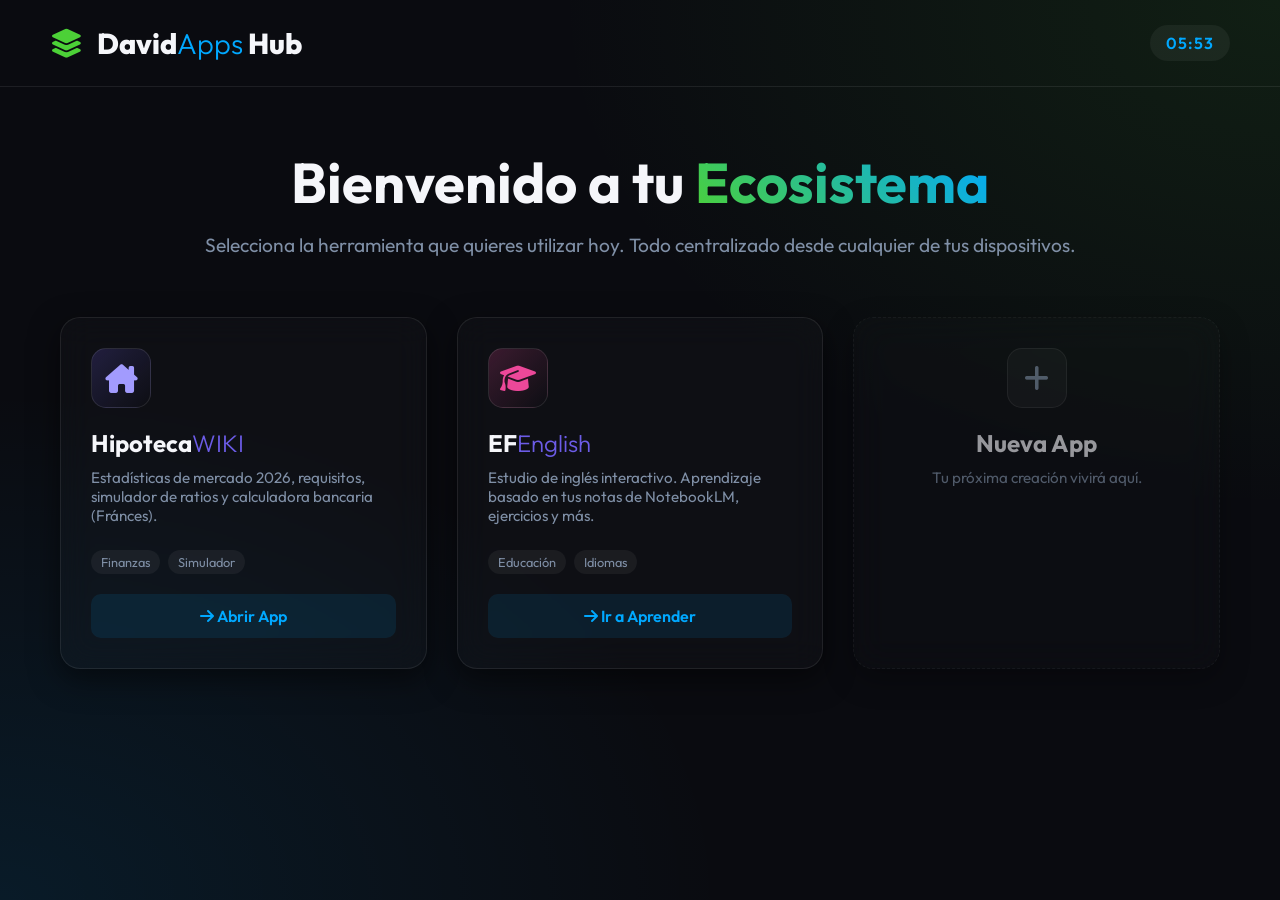
<file: index.html>
<!DOCTYPE html>
<html lang="es">

<head>
    <meta charset="UTF-8">
    <meta name="viewport" content="width=device-width, initial-scale=1.0">
    <title>David Apps - Mi Centro Neural</title>
    <link href="https://fonts.googleapis.com/css2?family=Outfit:wght@300;400;600;800&display=swap" rel="stylesheet">
    <link rel="stylesheet" href="https://cdnjs.cloudflare.com/ajax/libs/font-awesome/6.4.0/css/all.min.css">
    <link rel="stylesheet" href="styles.css">
</head>

<body>
    <header>
        <div class="logo">
            <i class="fa-solid fa-layer-group"></i> David<span>Apps</span> Hub
        </div>
        <div class="time-widget" id="clock">
            --:--
        </div>
    </header>

    <main>
        <div class="hero">
            <h1>Bienvenido a tu <span>Ecosistema</span></h1>
            <p>Selecciona la herramienta que quieres utilizar hoy. Todo centralizado desde cualquier de tus
                dispositivos.</p>
        </div>

        <div class="apps-grid">
            <!-- APP CARD: HipotecaWIKI -->
            <a href="HipotecaWIKI/index.html" class="app-card glass">
                <div class="app-icon"
                    style="background: linear-gradient(135deg, rgba(108, 92, 231, 0.2), transparent);">
                    <i class="fa-solid fa-house-chimney" style="color: #a29bfe;"></i>
                </div>
                <h3>Hipoteca<span>WIKI</span></h3>
                <p>Estadísticas de mercado 2026, requisitos, simulador de ratios y calculadora bancaria (Fránces).</p>
                <div class="app-tags">
                    <span>Finanzas</span><span>Simulador</span>
                </div>
                <div class="launch-btn"><i class="fa-solid fa-arrow-right"></i> Abrir App</div>
            </a>

            <!-- APP CARD: EF English -->
            <a href="EF_English/index.html" class="app-card glass">
                <div class="app-icon"
                    style="background: linear-gradient(135deg, rgba(236, 72, 153, 0.2), transparent);">
                    <i class="fa-solid fa-graduation-cap" style="color: #ec4899;"></i>
                </div>
                <h3>EF<span>English</span></h3>
                <p>Estudio de inglés interactivo. Aprendizaje basado en tus notas de NotebookLM, ejercicios y más.</p>
                <div class="app-tags">
                    <span>Educación</span><span>Idiomas</span>
                </div>
                <div class="launch-btn"><i class="fa-solid fa-arrow-right"></i> Ir a Aprender</div>
            </a>

            <!-- PRÓXIMA APP PLACEHOLDER -->
            <div class="app-card glass placeholder">
                <div class="app-icon" style="background: rgba(255,255,255,0.05);">
                    <i class="fa-solid fa-plus" style="color: var(--text-muted);"></i>
                </div>
                <h3>Nueva App</h3>
                <p>Tu próxima creación vivirá aquí.</p>
            </div>
        </div>
    </main>

    <script>
        // Reloj en tiempo real
        function updateClock() {
            const now = new Date();
            document.getElementById('clock').textContent = now.toLocaleTimeString('es-ES', { hour: '2-digit', minute: '2-digit' });
        }
        setInterval(updateClock, 1000);
        updateClock();
    </script>
</body>

</html>
</file>
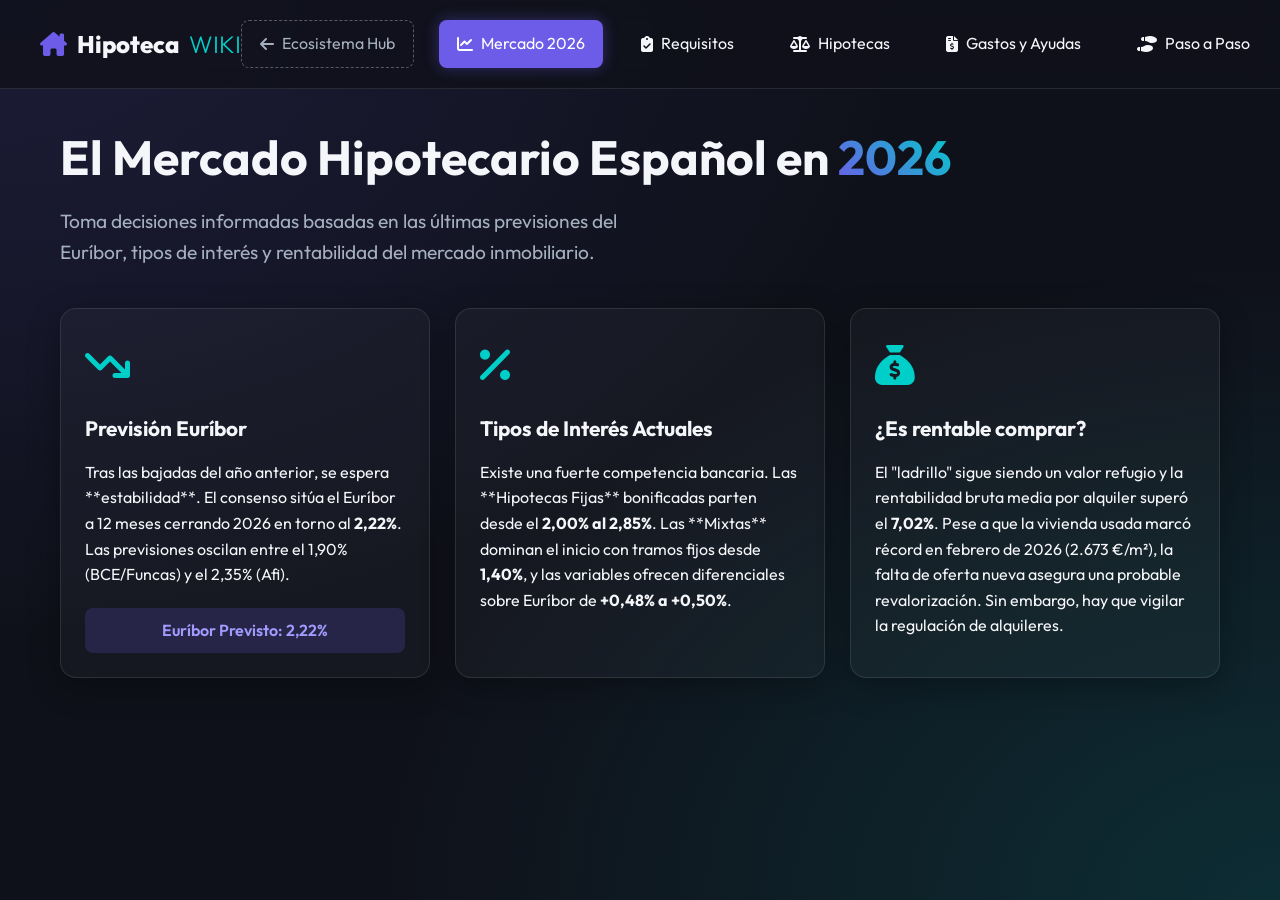
<file: HipotecaWIKI/index.html>
<!DOCTYPE html>
<html lang="es">

<head>
    <meta charset="UTF-8">
    <meta name="viewport" content="width=device-width, initial-scale=1.0">
    <title>HipotecaWIKI - Tu Guía Hipotecaria en España 2026</title>
    <link href="https://fonts.googleapis.com/css2?family=Outfit:wght@300;400;600;800&display=swap" rel="stylesheet">
    <link rel="stylesheet" href="https://cdnjs.cloudflare.com/ajax/libs/font-awesome/6.4.0/css/all.min.css">
    <link rel="stylesheet" href="styles.css">
</head>

<body>
    <header>
        <div class="logo">
            <i class="fa-solid fa-house-chimney"></i> Hipoteca<span>WIKI</span>
        </div>
        <nav>
            <ul>
                <li onclick="window.location.href='../index.html'" style="border: 1px dashed rgba(255,255,255,0.3); margin-right: 5px; color: var(--text-muted);"><i class="fa-solid fa-arrow-left"></i> Ecosistema Hub</li>
                <li class="active" data-tab="mercado"><i class="fa-solid fa-chart-line"></i> Mercado 2026</li>
                <li data-tab="requisitos"><i class="fa-solid fa-clipboard-check"></i> Requisitos</li>
                <li data-tab="tipos"><i class="fa-solid fa-scale-balanced"></i> Hipotecas</li>
                <li data-tab="gastos"><i class="fa-solid fa-file-invoice-dollar"></i> Gastos y Ayudas</li>
                <li data-tab="pasos"><i class="fa-solid fa-shoe-prints"></i> Paso a Paso</li>
                <li data-tab="calculadora" class="highlight"><i class="fa-solid fa-calculator"></i> Calculadora</li>
            </ul>
        </nav>
    </header>

    <main>
        <!-- Sección 1: Mercado 2026 -->
        <section id="mercado" class="tab-content active">
            <div class="hero">
                <h1>El Mercado Hipotecario Español en <span>2026</span></h1>
                <p>Toma decisiones informadas basadas en las últimas previsiones del Euríbor, tipos de interés y
                    rentabilidad del mercado inmobiliario.</p>
            </div>

            <div class="cards-grid">
                <div class="card glass">
                    <div class="card-icon"><i class="fa-solid fa-arrow-trend-down"></i></div>
                    <h3>Previsión Euríbor</h3>
                    <p>Tras las bajadas del año anterior, se espera **estabilidad**. El consenso sitúa el Euríbor a 12
                        meses cerrando 2026 en torno al <strong>2,22%</strong>. Las previsiones oscilan entre el 1,90%
                        (BCE/Funcas) y el 2,35% (Afi).</p>
                    <div class="stat">Euríbor Previsto: 2,22%</div>
                </div>
                <div class="card glass">
                    <div class="card-icon"><i class="fa-solid fa-percent"></i></div>
                    <h3>Tipos de Interés Actuales</h3>
                    <p>Existe una fuerte competencia bancaria. Las **Hipotecas Fijas** bonificadas parten desde el
                        <strong>2,00% al 2,85%</strong>. Las **Mixtas** dominan el inicio con tramos fijos desde
                        <strong>1,40%</strong>, y las variables ofrecen diferenciales sobre Euríbor de <strong>+0,48% a
                            +0,50%</strong>.
                    </p>
                </div>
                <div class="card glass">
                    <div class="card-icon"><i class="fa-solid fa-sack-dollar"></i></div>
                    <h3>¿Es rentable comprar?</h3>
                    <p>El "ladrillo" sigue siendo un valor refugio y la rentabilidad bruta media por alquiler superó el
                        <strong>7,02%</strong>. Pese a que la vivienda usada marcó récord en febrero de 2026 (2.673
                        €/m²), la falta de oferta nueva asegura una probable revalorización. Sin embargo, hay que
                        vigilar la regulación de alquileres.
                    </p>
                </div>
            </div>
        </section>

        <!-- Sección 2: Requisitos -->
        <section id="requisitos" class="tab-content">
            <h2><i class="fa-solid fa-clipboard-check"></i> Requisitos y Preparación</h2>
            <div class="content-split">
                <div class="text-content glass">
                    <h3>Perfil del Cliente Ideal</h3>
                    <ul class="checklist">
                        <li><i class="fa-solid fa-check"></i> <strong>Estabilidad Laboral:</strong> Contrato indefinido
                            (mínimo 6 meses - 2 años de antigüedad). Sectores como tecnología, sanidad o función pública
                            son muy valorados.</li>
                        <li><i class="fa-solid fa-check"></i> <strong>Solvencia impecable:</strong> Sin inclusión en
                            ficheros de morosos (ASNEF, CIRBE limpio).</li>
                        <li><i class="fa-solid fa-check"></i> <strong>Ahorro Automático:</strong> Los bancos (usando
                            "scoring" digital) valoran un patrón de ahorro mensual.</li>
                        <li><i class="fa-solid fa-check"></i> <strong>Edad Límite:</strong> Edad + plazo de la hipoteca
                            no suele superar los 75 años.</li>
                        <li><i class="fa-solid fa-check"></i> <strong>Límite de Endeudamiento:</strong> La "Ratio de
                            Esfuerzo" (cuota hipoteca + otras deudas) no debe superar el <strong>30-35%</strong> de tus
                            ingresos netos mensuales.</li>
                    </ul>

                    <h3>Documentos que te pedirá el banco</h3>
                    <div class="tags">
                        <span>DNI/NIE</span> <span>Vida Laboral</span> <span>IRPF</span> <span>Últimas 3 Nóminas</span>
                        <span>Extracto bancario (3-6 meses)</span> <span>Nota Simple Vivienda</span> <span>Certificado
                            Energético</span>
                    </div>
                </div>
                <div class="visual-content glass">
                    <h3>Regla del 20% + 10%</h3>
                    <p>En España, por ley de protección crediticia, el banco suele financiar un máximo del <strong>80%
                            del valor de tasación/compraventa</strong>.</p>
                    <div class="progress-chart">
                        <div class="bar bank" style="width: 80%;">Banco (80%)</div>
                        <div class="bar saving-1" style="width: 20%;">Entrada (20%)</div>
                    </div>
                    <div style="position: relative; margin-bottom: 15px;" class="mt-2">
                        <div class="progress-chart" style="margin-bottom: 0;">
                            <div class="bar saving-2" style="width: 12%;"></div>
                        </div>
                        <span
                            style="position: absolute; left: 14%; top: 50%; transform: translateY(-50%); font-size: 0.85rem; white-space: nowrap; font-weight: bold; color: var(--text-main);">←
                            Tus ahorros para gastos (10-15%)</span>
                    </div>
                    <p class="mt-2 text-sm">Necesitas tener ahorrado aprox. <strong>30-35%</strong> del valor del
                        inmueble, a menos que optes por un Aval ICO o ayudas autonómicas.</p>
                </div>
            </div>
        </section>

        <!-- Sección 3: Tipos de Hipoteca -->
        <section id="tipos" class="tab-content">
            <h2><i class="fa-solid fa-scale-balanced"></i> Comparativa de Hipotecas (2026)</h2>
            <div class="cards-grid">
                <div class="card glass pricing">
                    <h3>Hipoteca Fija</h3>
                    <div class="price">2,00% - 2,85% <span>TIN (aprox)</span></div>
                    <ul class="features">
                        <li><i class="fa-regular fa-circle-check"></i> <strong>Seguridad total:</strong> cuota
                            invariable.</li>
                        <li><i class="fa-regular fa-circle-check"></i> <strong>Paz mental</strong> ante fluctuaciones
                            del Euríbor.</li>
                        <li class="negative"><i class="fa-regular fa-circle-xmark"></i> Coste inicial mayor que las
                            variables.</li>
                        <li class="negative"><i class="fa-regular fa-circle-xmark"></i> Comisiones por cancelación más
                            caras (hasta 2%).</li>
                    </ul>
                </div>
                <div class="card glass pricing recommended">
                    <div class="badge">Tendencia 2026</div>
                    <h3>Hipoteca Mixta</h3>
                    <div class="price">Desde 1,40% <span>Fijo Inicial (3-10a)</span></div>
                    <ul class="features">
                        <li><i class="fa-regular fa-circle-check"></i> <strong>Cuota reducida</strong> los primeros
                            años.</li>
                        <li><i class="fa-regular fa-circle-check"></i> Protege en fase de mayores intereses.</li>
                        <li class="warning"><i class="fa-solid fa-triangle-exclamation"></i> Incertidumbre tras periodo
                            fijo.</li>
                        <li class="warning"><i class="fa-solid fa-triangle-exclamation"></i> Transición a Euríbor +
                            diferencial.</li>
                    </ul>
                </div>
                <div class="card glass pricing">
                    <h3>Hipoteca Variable</h3>
                    <div class="price">Euríbor + <span>0,48%</span></div>
                    <ul class="features">
                        <li><i class="fa-regular fa-circle-check"></i> <strong>Potencial de ahorro</strong> si el
                            Euríbor baja.</li>
                        <li><i class="fa-regular fa-circle-check"></i> Menores comisiones de amortización.</li>
                        <li class="negative"><i class="fa-regular fa-circle-xmark"></i> Riesgo alto si el Euríbor vuelve
                            a subir.</li>
                        <li class="negative"><i class="fa-regular fa-circle-xmark"></i> Requiere capacidad para tolerar
                            variaciones.</li>
                    </ul>
                </div>
            </div>
        </section>

        <!-- Sección 4: Gastos y Ayudas -->
        <section id="gastos" class="tab-content">
            <h2><i class="fa-solid fa-file-invoice-dollar"></i> Gastos de Compraventa y Ayudas</h2>
            <div class="content-split">
                <div class="gastos-list glass">
                    <h3>Gastos a Pagar (10% - 12%)</h3>
                    <ul class="expenses">
                        <li>
                            <div class="expense-name">Impuestos (Segunda mano: ITP | Nueva: IVA)</div>
                            <div class="expense-val">ITP: 6-11% | IVA: 10%</div>
                        </li>
                        <li>
                            <div class="expense-name">Notaría (Según aranceles)</div>
                            <div class="expense-val">0,2% - 0,5% (450€ - 1.200€)</div>
                        </li>
                        <li>
                            <div class="expense-name">Registro de la Propiedad</div>
                            <div class="expense-val">0,1% - 0,25% (250€ - 900€)</div>
                        </li>
                        <li>
                            <div class="expense-name">Gestoría (Tramitación)</div>
                            <div class="expense-val">300€ - 600€</div>
                        </li>
                        <li>
                            <div class="expense-name">Tasación del Inmueble (Obligatorio)</div>
                            <div class="expense-val">250€ - 600€</div>
                        </li>
                    </ul>
                    <p class="text-sm mt-2">* El <strong>IAJD</strong> (Impuesto de Actos Jurídicos Documentados) de la
                        hipoteca lo paga el banco por ley.</p>
                </div>
                <div class="ayudas-list glass">
                    <h3>Ayudas Estatales y Autonómicas</h3>
                    <div class="ayuda-item">
                        <h4>Avales ICO (20% - 25%)</h4>
                        <p>El Estado avala el 20% (hasta 25% si es muy eficiente) permitiendo bancos financiar el 100%.
                            Para <35 años y familias (Ingresos < 37.800€).</p>
                    </div>
                    <div class="ayuda-item">
                        <h4>Ayudas Zonas Rurales</h4>
                        <p>Subvenciones hasta 10.800€ para menores de 35 que compren en municipios de menos de 10.000
                            habitantes.</p>
                    </div>
                    <div class="ayuda-item">
                        <h4>Planes Autonómicos</h4>
                        <p><strong>Madrid:</strong> 'Mi Primera Vivienda' (hasta 100% financiacion).
                            <strong>Cataluña:</strong> Préstamo ICF de 50.000€ al 0% a devolver tras hipoteca.
                            <strong>Galicia:</strong> Deducciones de ITP.
                        </p>
                    </div>
                </div>
            </div>
        </section>

        <!-- Sección 5: Paso a Paso -->
        <section id="pasos" class="tab-content">
            <h2><i class="fa-solid fa-shoe-prints"></i> Proceso Paso a Paso y Documentación</h2>
            <div class="timeline glass">

                <div class="timeline-item">
                    <div class="timeline-dot"><i class="fa-solid fa-1"></i></div>
                    <div class="timeline-content">
                        <h3>1. Análisis de Solvencia (Scoring)</h3>
                        <p>El banco evalúa tu perfil de riesgo analizando tu nómina, hábitos de ahorro y deudas vigentes
                            buscando que tu cuota no sume más del 30-35% de ingresos.</p>
                        <div class="docs-required">
                            <strong><i class="fa-solid fa-folder-open"></i> Documentos del titular:</strong> DNI/NIE,
                            Vida Laboral, última declaración de IRPF, 3 últimas nóminas y contrato (asalariados) o
                            modelos fiscales (autónomos), y movimientos bancarios recientes (3 a 6 meses).
                        </div>
                    </div>
                </div>

                <div class="timeline-item">
                    <div class="timeline-dot"><i class="fa-solid fa-2"></i></div>
                    <div class="timeline-content">
                        <h3>2. Reserva y Comprobación Registral</h3>
                        <p>Se verifica la legalidad del inmueble y se firma la reserva (arras).</p>
                        <div class="docs-required">
                            <strong><i class="fa-solid fa-folder-open"></i> Documentos del inmueble:</strong> Nota
                            Simple Informativa (Registro), Contrato de Arras firmado y Certificado de Eficiencia
                            Energética.
                        </div>
                    </div>
                </div>

                <div class="timeline-item">
                    <div class="timeline-dot"><i class="fa-solid fa-3"></i></div>
                    <div class="timeline-content">
                        <h3>3. Solicitud Formal y Tasación</h3>
                        <p>Una tasadora externa determina el valor objetivo del inmueble. Si cumples requisitos, aquí
                            puedes solicitar los Avales ICO para financiar hasta el 100%.</p>
                        <div class="docs-required">
                            <strong><i class="fa-solid fa-folder-open"></i> Documentos extra (Ayudas):</strong>
                            Certificado de Empadronamiento y Certificado de No Propiedad.
                        </div>
                        <div class="docs-received">
                            <strong><i class="fa-solid fa-envelope-open-text"></i> El banco te entrega:</strong> FEIN
                            (condiciones finales vinculantes) y FiAE (advertencias legales).
                        </div>
                    </div>
                </div>

                <div class="timeline-item">
                    <div class="timeline-dot"><i class="fa-solid fa-4"></i></div>
                    <div class="timeline-content">
                        <h3>4. Firma ante Notario y Registro</h3>
                        <p>Se firma la escritura de compraventa y del préstamo hipotecario, pagando los impuestos (ITP o
                            IVA, Notaría, Gestoría).</p>
                        <div class="docs-received">
                            <strong><i class="fa-solid fa-building-columns"></i> Documentos finales:</strong> Escritura
                            Pública de Compraventa e Inscripción en el Registro de la Propiedad.
                        </div>
                    </div>
                </div>

            </div>
        </section>

        <!-- Sección 6: Calculadora -->
        <section id="calculadora" class="tab-content">
            <h2><i class="fa-solid fa-calculator"></i> Calculadora Inteligente de Hipoteca</h2>
            <div class="calculadora-container glass">
                <div class="calc-inputs">
                    <div class="form-group">
                        <label>Precio de la Vivienda (€)</label>
                        <input type="number" id="calc-precio" value="250000" step="5000">
                    </div>
                    <div class="form-group">
                        <label>Ahorros Disponibles (€)</label>
                        <input type="number" id="calc-ahorros" value="75000" step="1000">
                    </div>
                    <div class="form-group">
                        <label>Plazo Hipoteca (Años)</label>
                        <input type="range" id="calc-plazo-slider" min="10" max="40" value="30">
                        <span id="calc-plazo-display">30 años</span>
                    </div>
                    <div class="form-group">
                        <label>Tipo de Interés Anual (TIN %)</label>
                        <input type="number" id="calc-tipo" value="2.50" step="0.1">
                    </div>
                    <div class="form-group">
                        <label>Impuestos Compra (ITP/IVA %)</label>
                        <input type="number" id="calc-itp" value="10" step="0.5">
                    </div>
                    <div class="form-group">
                        <label>Tus Ingresos Netos Mensuales (€)</label>
                        <input type="number" id="calc-ingresos" value="2800" step="100">
                    </div>
                    <div class="form-group"
                        style="flex-direction:row; align-items:center; gap:10px; margin-top:5px; background: rgba(0, 184, 148, 0.1); padding: 10px; border-radius: 8px; border: 1px solid rgba(0, 184, 148, 0.3);">
                        <input type="checkbox" id="calc-ico"
                            style="width:20px; height:20px; accent-color: var(--success);"
                            onchange="calcularHipoteca()">
                        <label style="color:white; font-weight:600; cursor:pointer;" for="calc-ico">Aplicar Aval ICO
                            (100% Financiación)</label>
                    </div>
                    <button class="btn-primary" onclick="calcularHipoteca()">Calcular Simulación</button>
                </div>
                <div class="calc-results">
                    <h3>Resultados de la Simulación</h3>

                    <div class="result-box glow">
                        <p>Cuota Mensual Estimada</p>
                        <h2 id="res-cuota">-- € / mes</h2>
                    </div>

                    <div class="result-details">
                        <div class="detail-row">
                            <span>Importe a Financiar (Hipoteca)</span>
                            <span id="res-prestamo" class="bold">-- €</span>
                        </div>
                        <div class="detail-row">
                            <span>Gastos de Compraventa e Impuestos (Aprox)</span>
                            <span id="res-gastos" class="bold text-orange">-- €</span>
                        </div>
                        <div class="detail-row">
                            <span>Ahorro Necesario (Entrada + Gastos)</span>
                            <span id="res-ahorro-nec" class="bold">-- €</span>
                        </div>
                        <div class="detail-row" id="ahorro-warning"
                            style="color:var(--danger); display:none; margin-top:5px; font-size:0.85rem;">
                            <i class="fa-solid fa-triangle-exclamation"></i> Tus ahorros actuales no cubren Entrada +
                            Gastos.
                        </div>
                    </div>

                    <div class="ratio-esfuerzo mt-2">
                        <h4>Ratio de Esfuerzo</h4>
                        <div class="progress-chart">
                            <div id="bar-esfuerzo" class="bar success" style="width: 0%;">0%</div>
                        </div>
                        <p id="res-esfuerzo-text" class="text-sm mt-1">El banco recomienda no superar el 30-35%.</p>
                    </div>

                    <div class="save-actions mt-2" style="display:flex; gap:10px; margin-top:25px;">
                        <input type="text" id="calc-save-name" placeholder="Guardar cálculo como... (Ej: Piso Madrid)"
                            style="flex:1; padding:10px; border-radius:8px; border:1px solid var(--border-glass); background:rgba(0,0,0,0.3); color:white; font-family:'Outfit', sans-serif;">
                        <button class="btn-primary" style="margin-top:0;" onclick="guardarSimulacion()"><i
                                class="fa-solid fa-floppy-disk"></i> Guardar</button>
                    </div>

                </div>
            </div>

            <div id="saved-sims-container" class="mt-2" style="display:none; margin-top: 40px;">
                <h2><i class="fa-solid fa-bookmark"></i> Simulaciones Guardadas</h2>
                <div class="cards-grid" id="saved-sims-list"></div>
            </div>

        </section>

    </main>

    <script src="script.js"></script>
</body>

</html>
</file>
<file: styles.css>
:root {
    --bg-dark: #0a0b10;
    --bg-panel: rgba(255, 255, 255, 0.02);
    --border-glass: rgba(255, 255, 255, 0.08);
    --primary: #4cd137;
    --secondary: #00a8ff;
    --text-main: #f5f6fa;
    --text-muted: #7f8fa6;
}

* {
    margin: 0;
    padding: 0;
    box-sizing: border-box;
}

body {
    font-family: 'Outfit', sans-serif;
    background-color: var(--bg-dark);
    color: var(--text-main);
    min-height: 100vh;
    background-image:
        radial-gradient(at 100% 0%, rgba(76, 209, 55, 0.1) 0px, transparent 40%),
        radial-gradient(at 0% 100%, rgba(0, 168, 255, 0.1) 0px, transparent 40%);
    background-attachment: fixed;
}

.glass {
    background: var(--bg-panel);
    backdrop-filter: blur(16px);
    -webkit-backdrop-filter: blur(16px);
    border: 1px solid var(--border-glass);
    border-radius: 20px;
    padding: 30px;
    box-shadow: 0 10px 30px rgba(0, 0, 0, 0.5);
    transition: all 0.4s ease;
}

header {
    display: flex;
    justify-content: space-between;
    align-items: center;
    padding: 25px 50px;
    border-bottom: 1px solid var(--border-glass);
}

.logo {
    font-size: 1.8rem;
    font-weight: 800;
}

.logo span {
    color: var(--secondary);
    font-weight: 300;
}

.logo i {
    color: var(--primary);
    margin-right: 10px;
}

.time-widget {
    background: rgba(255, 255, 255, 0.05);
    padding: 8px 16px;
    border-radius: 30px;
    font-weight: 600;
    letter-spacing: 1px;
    color: var(--secondary);
}

main {
    max-width: 1200px;
    margin: 60px auto;
    padding: 0 20px;
}

.hero {
    text-align: center;
    margin-bottom: 60px;
}

.hero h1 {
    font-size: 3.5rem;
    margin-bottom: 15px;
}

.hero h1 span {
    background: linear-gradient(45deg, var(--primary), var(--secondary));
    -webkit-background-clip: text;
    background-clip: text;
    -webkit-text-fill-color: transparent;
}

.hero p {
    font-size: 1.2rem;
    color: var(--text-muted);
}

.apps-grid {
    display: grid;
    grid-template-columns: repeat(auto-fill, minmax(320px, 1fr));
    gap: 30px;
}

.app-card {
    display: flex;
    flex-direction: column;
    text-decoration: none;
    color: var(--text-main);
    position: relative;
    overflow: hidden;
}

.app-card:hover {
    transform: translateY(-8px);
    border-color: var(--secondary);
    box-shadow: 0 15px 40px rgba(0, 168, 255, 0.15);
}

.app-icon {
    width: 60px;
    height: 60px;
    border-radius: 15px;
    display: flex;
    align-items: center;
    justify-content: center;
    font-size: 1.8rem;
    margin-bottom: 20px;
    border: 1px solid rgba(255, 255, 255, 0.1);
}

.app-card h3 {
    font-size: 1.5rem;
    margin-bottom: 10px;
}

.app-card h3 span {
    color: #6c5ce7;
    font-weight: 300;
}

.app-card p {
    color: var(--text-muted);
    font-size: 0.95rem;
    margin-bottom: 25px;
    flex-grow: 1;
}

.app-tags {
    display: flex;
    gap: 8px;
    margin-bottom: 20px;
}

.app-tags span {
    background: rgba(255, 255, 255, 0.05);
    padding: 4px 10px;
    border-radius: 12px;
    font-size: 0.8rem;
    color: var(--text-muted);
}

.launch-btn {
    background: rgba(0, 168, 255, 0.1);
    color: var(--secondary);
    padding: 12px;
    border-radius: 10px;
    text-align: center;
    font-weight: 600;
    transition: background 0.3s;
}

.app-card:hover .launch-btn {
    background: var(--secondary);
    color: #000;
}

.app-card.placeholder {
    border: 1px dashed var(--border-glass);
    justify-content: center;
    align-items: center;
    text-align: center;
    opacity: 0.6;
    cursor: default;
}

.app-card.placeholder:hover {
    transform: none;
    border-color: var(--border-glass);
    box-shadow: none;
}
</file>
<file: HipotecaWIKI/styles.css>
:root {
    --bg-dark: #0f111a;
    --bg-panel: rgba(255, 255, 255, 0.03);
    --border-glass: rgba(255, 255, 255, 0.1);
    --primary: #6c5ce7;
    --primary-glow: rgba(108, 92, 231, 0.4);
    --secondary: #00cec9;
    --text-main: #f5f6fa;
    --text-muted: #a4b0be;
    --danger: #ff7675;
    --success: #00b894;
    --warning: #fdcb6e;
}

* {
    margin: 0;
    padding: 0;
    box-sizing: border-box;
}

body {
    font-family: 'Outfit', sans-serif;
    background-color: var(--bg-dark);
    color: var(--text-main);
    line-height: 1.6;
    overflow-x: hidden;
    background-image:
        radial-gradient(at 0% 0%, rgba(108, 92, 231, 0.15) 0px, transparent 50%),
        radial-gradient(at 100% 100%, rgba(0, 206, 201, 0.15) 0px, transparent 50%);
    background-attachment: fixed;
}

/* Glassmorphism utility */
.glass {
    background: var(--bg-panel);
    backdrop-filter: blur(12px);
    -webkit-backdrop-filter: blur(12px);
    border: 1px solid var(--border-glass);
    border-radius: 16px;
    padding: 24px;
    box-shadow: 0 8px 32px 0 rgba(0, 0, 0, 0.3);
}

.mt-1 {
    margin-top: 10px;
}

.mt-2 {
    margin-top: 20px;
}

.text-sm {
    font-size: 0.85rem;
    color: var(--text-muted);
}

.bold {
    font-weight: 600;
}

.text-orange {
    color: var(--warning);
}

header {
    display: flex;
    justify-content: space-between;
    align-items: center;
    padding: 20px 40px;
    border-bottom: 1px solid var(--border-glass);
    background: rgba(15, 17, 26, 0.8);
    position: sticky;
    top: 0;
    z-index: 100;
    backdrop-filter: blur(10px);
}

.logo {
    font-size: 1.5rem;
    font-weight: 800;
    color: var(--text-main);
    display: flex;
    align-items: center;
    gap: 10px;
}

.logo i {
    color: var(--primary);
}

.logo span {
    color: var(--secondary);
    font-weight: 300;
}

nav ul {
    list-style: none;
    display: flex;
    gap: 20px;
}

nav li {
    padding: 10px 18px;
    border-radius: 8px;
    cursor: pointer;
    font-weight: 400;
    transition: all 0.3s ease;
    display: flex;
    align-items: center;
    gap: 8px;
    white-space: nowrap;
}

nav li:hover {
    background: rgba(255, 255, 255, 0.05);
}

nav li.active {
    background: var(--primary);
    color: white;
    box-shadow: 0 0 15px var(--primary-glow);
}

nav li.highlight {
    border: 1px solid var(--secondary);
    color: var(--secondary);
}

nav li.highlight.active {
    background: var(--secondary);
    color: var(--bg-dark);
    box-shadow: 0 0 15px rgba(0, 206, 201, 0.4);
}

main {
    max-width: 1200px;
    margin: 40px auto;
    padding: 0 20px;
    min-height: 80vh;
}

.tab-content {
    display: none;
    animation: fadeIn 0.4s ease-out forwards;
}

.tab-content.active {
    display: block;
}

@keyframes fadeIn {
    from {
        opacity: 0;
        transform: translateY(10px);
    }

    to {
        opacity: 1;
        transform: translateY(0);
    }
}

h1 {
    font-size: 3rem;
    line-height: 1.2;
    margin-bottom: 20px;
}

h1 span {
    background: -webkit-linear-gradient(45deg, var(--primary), var(--secondary));
    -webkit-background-clip: text;
    background-clip: text;
    -webkit-text-fill-color: transparent;
}

.hero p {
    font-size: 1.2rem;
    color: var(--text-muted);
    max-width: 600px;
    margin-bottom: 40px;
}

h2 {
    font-size: 2rem;
    margin-bottom: 25px;
    display: flex;
    align-items: center;
    gap: 12px;
    color: var(--secondary);
}

.cards-grid {
    display: grid;
    grid-template-columns: repeat(auto-fit, minmax(300px, 1fr));
    gap: 25px;
}

.card {
    transition: transform 0.3s ease, border-color 0.3s ease;
}

.card:hover {
    transform: translateY(-5px);
    border-color: var(--primary);
}

.card-icon {
    font-size: 2.5rem;
    color: var(--secondary);
    margin-bottom: 15px;
}

.card h3 {
    margin-bottom: 15px;
    font-size: 1.3rem;
}

.stat {
    margin-top: 20px;
    padding: 10px;
    background: rgba(108, 92, 231, 0.2);
    border-radius: 8px;
    text-align: center;
    font-weight: 600;
    color: #a29bfe;
}


/* Requisitos & Gastos Splits */
.content-split {
    display: grid;
    grid-template-columns: 1fr 1fr;
    gap: 25px;
}

.checklist {
    list-style: none;
    margin-bottom: 20px;
}

.checklist li {
    margin-bottom: 12px;
    padding-left: 25px;
    position: relative;
}

.checklist i {
    position: absolute;
    left: 0;
    top: 4px;
    color: var(--success);
}

.tags {
    display: flex;
    flex-wrap: wrap;
    gap: 10px;
}

.tags span {
    background: rgba(255, 255, 255, 0.1);
    padding: 6px 12px;
    border-radius: 20px;
    font-size: 0.9rem;
    border: 1px solid rgba(255, 255, 255, 0.2);
}

.progress-chart {
    height: 24px;
    background: rgba(0, 0, 0, 0.4);
    border-radius: 12px;
    display: flex;
    overflow: hidden;
    margin-bottom: 15px;
}

.bar {
    height: 100%;
    display: flex;
    align-items: center;
    justify-content: center;
    font-size: 0.8rem;
    font-weight: 600;
    color: white;
    transition: width 0.5s ease;
}

.bar.bank {
    background: var(--primary);
}

.bar.saving-1 {
    background: var(--secondary);
}

.bar.saving-2 {
    background: var(--warning);
    color: #000;
}

.bar.success {
    background: var(--success);
}

.bar.danger {
    background: var(--danger);
}

/* Pricing / Hipotecas */
.card.pricing {
    position: relative;
    display: flex;
    flex-direction: column;
}

.card.pricing.recommended {
    border-color: var(--secondary);
}

.badge {
    position: absolute;
    top: -12px;
    right: 20px;
    background: var(--secondary);
    color: #000;
    padding: 4px 12px;
    border-radius: 12px;
    font-weight: 800;
    font-size: 0.8rem;
}

.price {
    font-size: 2rem;
    font-weight: 800;
    margin: 15px 0;
    color: var(--primary);
}

.price span {
    font-size: 1rem;
    font-weight: 400;
    color: var(--text-muted);
}

.features {
    list-style: none;
    flex: 1;
}

.features li {
    margin-bottom: 10px;
    font-size: 0.95rem;
    display: flex;
    gap: 10px;
}

.features li i {
    color: var(--success);
    margin-top: 4px;
}

.features li.negative i {
    color: var(--danger);
}

.features li.warning i {
    color: var(--warning);
}


/* Gastos y ayudas */
.expenses { list-style: none; }

.expenses li {
    display: flex;
    justify-content: space-between;
    padding: 12px 0;
    border-bottom: 1px dashed rgba(255, 255, 255, 0.1);
}

.ayuda-item {
    margin-bottom: 20px;
    padding-left: 15px;
    border-left: 3px solid var(--secondary);
}

.ayuda-item h4 {
    color: var(--secondary);
    margin-bottom: 5px;
}


/* Timeline (Paso a Paso) */
.timeline {
    position: relative;
    padding: 30px;
}

.timeline::before {
    content: '';
    position: absolute;
    top: 30px;
    bottom: 30px;
    left: 45px;
    width: 2px;
    background: rgba(255, 255, 255, 0.1);
}

.timeline-item {
    position: relative;
    padding-left: 50px;
    margin-bottom: 30px;
}

.timeline-item:last-child {
    margin-bottom: 0;
}

.timeline-dot {
    position: absolute;
    left: 0;
    top: 0;
    width: 32px;
    height: 32px;
    background: var(--bg-dark);
    border: 2px solid var(--secondary);
    border-radius: 50%;
    display: flex;
    align-items: center;
    justify-content: center;
    color: var(--secondary);
    font-size: 0.9rem;
    z-index: 1;
    box-shadow: 0 0 10px rgba(0, 206, 201, 0.3);
}

.timeline-content h3 {
    margin-bottom: 10px;
    color: var(--primary);
    font-size: 1.3rem;
}

.timeline-content p {
    margin-bottom: 15px;
}

.docs-required,
.docs-received {
    padding: 12px 15px;
    border-radius: 8px;
    font-size: 0.9rem;
    margin-top: 10px;
}

.docs-required {
    background: rgba(253, 203, 110, 0.1);
    border-left: 3px solid var(--warning);
}

.docs-received {
    background: rgba(0, 184, 148, 0.1);
    border-left: 3px solid var(--success);
}


/* Calculator */
.calculadora-container {
    display: grid;
    grid-template-columns: 1fr 1fr;
    gap: 40px;
}

.calc-inputs {
    display: flex;
    flex-direction: column;
    gap: 15px;
}

.form-group {
    display: flex;
    flex-direction: column;
    gap: 8px;
}

.form-group label {
    font-size: 0.95rem;
    color: var(--text-muted);
}

.form-group input[type="number"] {
    background: rgba(0, 0, 0, 0.3);
    border: 1px solid var(--border-glass);
    color: white;
    padding: 12px;
    border-radius: 8px;
    font-family: 'Outfit', sans-serif;
    font-size: 1.1rem;
    transition: border-color 0.3s;
}

.form-group input[type="number"]:focus {
    outline: none;
    border-color: var(--primary);
}

/* Range slider custom styling */
input[type="range"] {
    -webkit-appearance: none;
    appearance: none;
    width: 100%;
    background: transparent;
}

input[type="range"]::-webkit-slider-thumb {
    -webkit-appearance: none;
    appearance: none;
    height: 20px;
    width: 20px;
    border-radius: 50%;
    background: var(--secondary);
    cursor: pointer;
    margin-top: -8px;
}

input[type="range"]::-webkit-slider-runnable-track {
    width: 100%;
    height: 6px;
    cursor: pointer;
    background: rgba(255, 255, 255, 0.1);
    border-radius: 3px;
}

#calc-plazo-display {
    align-self: flex-end;
    font-weight: 600;
    color: var(--secondary);
}

.btn-primary {
    background: linear-gradient(45deg, var(--primary), #8c7bff);
    color: white;
    border: none;
    padding: 15px;
    border-radius: 8px;
    font-family: 'Outfit';
    font-weight: 600;
    font-size: 1.1rem;
    cursor: pointer;
    transition: transform 0.2s, box-shadow 0.2s;
    margin-top: 10px;
}

.btn-primary:hover {
    transform: translateY(-2px);
    box-shadow: 0 5px 15px var(--primary-glow);
}

.calc-results {
    background: rgba(0, 0, 0, 0.2);
    border-radius: 12px;
    padding: 25px;
}

.result-box.glow {
    background: rgba(108, 92, 231, 0.1);
    border: 1px solid var(--primary);
    padding: 20px;
    border-radius: 12px;
    text-align: center;
    margin-bottom: 25px;
    box-shadow: 0 0 20px rgba(108, 92, 231, 0.2) inset;
}

.result-box.glow h2 {
    font-size: 3rem;
    color: white;
    margin-bottom: 0;
    justify-content: center;
}

.detail-row {
    display: flex;
    justify-content: space-between;
    padding: 12px 0;
    border-bottom: 1px solid rgba(255, 255, 255, 0.05);
}

/* Responsiveness */
@media (max-width: 900px) {
    header {
        padding: 20px;
    }
    .content-split,
    .calculadora-container {
        grid-template-columns: 1fr;
        gap: 25px;
    }
}

@media (max-width: 768px) {
    header {
        flex-direction: column;
        gap: 15px;
        padding: 15px 20px;
    }

    nav {
        width: 100%;
        overflow-x: auto;
        padding-bottom: 5px;
        /* Scroll smoothly on iOS */
        -webkit-overflow-scrolling: touch;
    }

    nav ul {
        flex-wrap: nowrap;
        white-space: nowrap;
        width: max-content;
        margin: 0 auto;
    }

    nav li {
        font-size: 0.9rem;
        padding: 8px 12px;
    }

    h1 {
        font-size: 2rem;
    }

    h2 {
        font-size: 1.5rem;
    }

    .hero p {
        font-size: 1rem;
    }

    .glass {
        padding: 15px;
    }

    .cards-grid {
        grid-template-columns: 1fr;
    }

    .result-box.glow h2 {
        font-size: 2rem;
    }

    .detail-row {
        flex-direction: column;
        align-items: flex-start;
        gap: 5px;
        font-size: 0.9rem;
    }

    .timeline {
        padding: 15px 0;
    }

    .timeline::before {
        left: 15px;
    }

    .timeline-item {
        padding-left: 35px;
    }

    .timeline-dot {
        width: 26px;
        height: 26px;
        font-size: 0.8rem;
    }
    
    .save-actions {
        flex-direction: column;
    }
    
    .save-actions input {
        width: 100%;
    }
}
</file>
